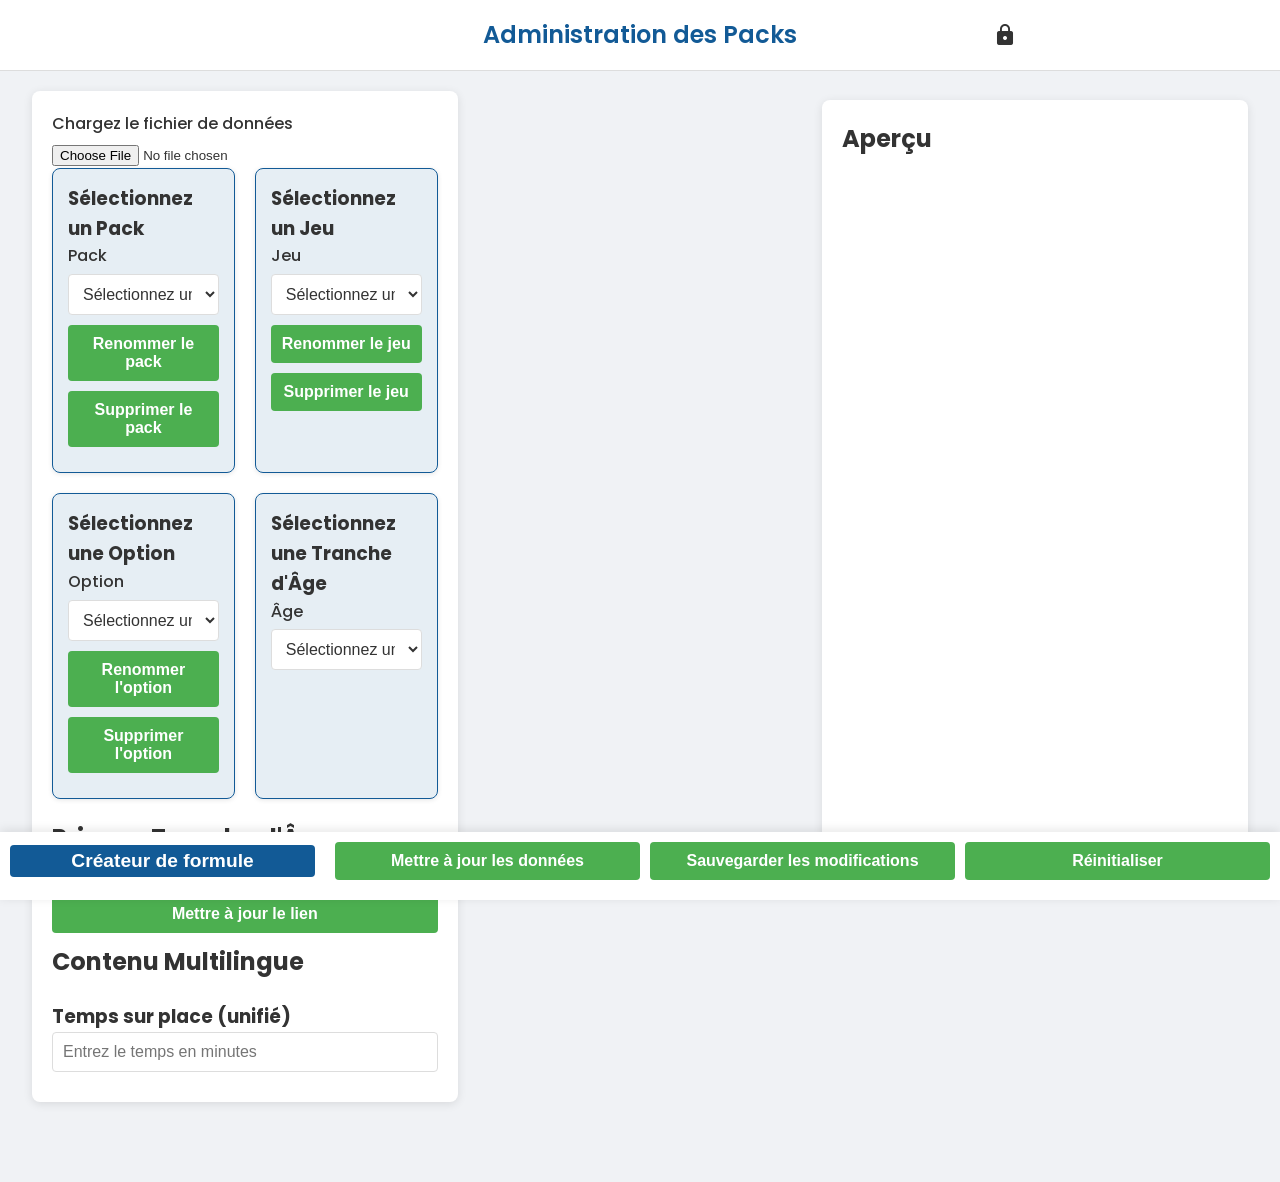
<file: index.html>
<!DOCTYPE html>
<html lang="fr">
<head>
    <meta charset="UTF-8">
    <meta name="viewport" content="width=device-width, initial-scale=1.0">
    <title>Administration des Packs</title>
    <!-- Lien vers votre fichier CSS -->
    <link href="admin-styles.css" rel="stylesheet">
    <!-- Lien vers les icônes Material Icons -->
    <link href="https://fonts.googleapis.com/icon?family=Material+Icons" rel="stylesheet">
    <!-- Lien vers la police Poppins -->
    <link href="https://fonts.googleapis.com/css2?family=Poppins&display=swap" rel="stylesheet">
</head>
<body>
    <!-- En-tête -->
    <header>
        <div class="header-left"></div>
        <h1>Administration des Packs</h1>
        <div class="header-icons">
            <span aria-label="Verrouiller l'administration" class="material-icons" id="lockIcon" role="button" tabindex="0">lock</span>
            <span aria-label="Basculer le mode sombre" class="material-icons" id="darkModeToggle" role="button" tabindex="0">dark_mode</span>
        </div>
    </header>

    <!-- Contenu principal -->
    <main>
        <div class="container">
            <!-- Colonne de gauche -->
            <div class="left-column">
                <!-- Section de chargement du fichier -->
                <section id="fileLoader">
                    <label for="fileInput">Chargez le fichier de données</label>
                    <input id="fileInput" type="file" accept=".js" aria-describedby="fileHelp">
                    <p id="fileHelp"></p>
                </section>

                <!-- Grille de sélection -->
                <div class="selection-grid">
                    <!-- Sélection du Pack -->
                    <div class="selection-box">
                        <h3>Sélectionnez un Pack</h3>
                        <label for="packSelect">Pack</label>
                        <select id="packSelect">
                            <option value="">Sélectionnez un pack</option>
                        </select>
                        <button id="renamePackButton">Renommer le pack</button>
                        <button id="deletePackButton">Supprimer le pack</button>
                    </div>

                    <!-- Sélection du Jeu -->
                    <div class="selection-box">
                        <h3>Sélectionnez un Jeu</h3>
                        <label for="gameSelect">Jeu</label>
                        <select id="gameSelect">
                            <option value="">Sélectionnez un jeu</option>
                        </select>
                        <button id="renameGameButton">Renommer le jeu</button>
                        <button id="deleteGameButton">Supprimer le jeu</button>
                    </div>

                    <!-- Sélection de l'Option -->
                    <div class="selection-box">
                        <h3>Sélectionnez une Option</h3>
                        <label for="optionSelect">Option</label>
                        <select id="optionSelect">
                            <option value="">Sélectionnez une option</option>
                        </select>
                        <button id="renameOptionButton">Renommer l'option</button>
                        <button id="deleteOptionButton">Supprimer l'option</button>
                    </div>

                    <!-- Sélection de la Tranche d'Âge -->
                    <div class="selection-box">
                        <h3>Sélectionnez une Tranche d'Âge</h3>
                        <label for="ageSelect">Âge</label>
                        <select id="ageSelect">
                            <option value="">Sélectionnez une tranche d'âge</option>
                        </select>
                    </div>
                </div>

                <!-- Section des Prix -->
                <section id="priceSection">
                    <h2>Prix par Tranche d'Âge</h2>
                    <div id="priceContainer"></div>
                </section>

                <!-- Section des Liens de Réservation -->
                <section id="linkSection">
                    <h2>Lien de Réservation</h2>
                    <div id="linkInputContainer"></div>
                    <button id="updateLinkButton">Mettre à jour le lien</button>
                </section>

                <!-- Section du Contenu Multilingue -->
                <section id="languageSection">
                    <h2>Contenu Multilingue</h2>
                    <div class="language-tabs"></div>

                    <h3>Temps sur place (unifié)</h3>
                    <input id="timeOnSiteValue" type="number" min="1" placeholder="Entrez le temps en minutes">

                    <div id="languageContentsContainer">
                        <!-- Les contenus multilingues seront générés dynamiquement -->
                    </div>
                </section>
            </div>

            <!-- Colonne centrale (création de nouvelles formules) -->
            <div class="center-column hidden" id="centerColumn">
                <section id="creationTools">
                    <!-- Création de nouvelles formules -->
                    <section id="newPackCreation">
                        <h2>Création de nouvelles formules</h2>
                        <label for="nouveauPack">Nom du nouveau pack</label>
                        <input type="text" id="nouveauPack" placeholder="Nom du nouveau pack">

                        <h3>Sélectionnez les tranches d'âge</h3>
                        <div id="agesCheckboxes">
                            <label><input type="checkbox" value="7-12"> 7-12</label>
                            <label><input type="checkbox" value="13-18+étudiant"> 13-18 + étudiant</label>
                            <label><input type="checkbox" value="+18"> +18</label>
                            <label><input type="checkbox" value="sans âge"> Sans âge</label>
                        </div>

                        <!-- Section des jeux existants -->
                        <h3 id="toggleJeuxExistantsHeader" style="cursor: pointer;">
                            <span class="material-icons" id="toggleJeuxExistantsIcon">expand_less</span>
                            Sélectionnez des jeux existants à associer :
                        </h3>
                        <div id="jeuxExistantsContainer">
                            <!-- Les jeux seront insérés ici dynamiquement -->
                        </div>

                        <button id="creerNouveauPackButton">Créer nouveau pack</button>
                    </section>

                    <!-- Ajout de jeu ou option à un pack existant -->
                    <section id="newGameOption">
                        <h3>Ajout de jeu ou option à un pack existant</h3>
                        <label for="packExistantSelect">Pack existant</label>
                        <select id="packExistantSelect">
                            <option value="">Sélectionnez un pack</option>
                        </select>

                        <label for="jeuExistantSelect">Jeu existant</label>
                        <select id="jeuExistantSelect">
                            <option value="">Sélectionnez un jeu</option>
                        </select>

                        <label for="nouveauJeuInput">Ou entrez le nom d'un nouveau jeu :</label>
                        <input type="text" id="nouveauJeuInput" placeholder="Nom du nouveau jeu">

                        <label for="nouvelleOptionInput">Nom de la nouvelle option</label>
                        <input type="text" id="nouvelleOptionInput" placeholder="Nom de la nouvelle option">

                        <button id="ajouterJeuOptionButton">Ajouter jeu/option</button>
                    </section>

                    <!-- Gestion des langues -->
                    <section id="languageManagement">
                        <h3>Ajouter une nouvelle langue</h3>
                        <label for="newLanguageCode">Code de la langue</label>
                        <input type="text" id="newLanguageCode" placeholder="Code de la langue (e.g., 'es')">
                        <button id="addLanguageButton">Ajouter la langue</button>
                    </section>
                </section>
            </div>

            <!-- Colonne de droite (aperçu) -->
            <div class="right-column">
                <section id="previewPanel">
                    <h2>Aperçu</h2>
                    <div id="previewCard" style="display: none;">
                        <h3 id="previewTitle">Titre du Pack</h3>
                        <p id="previewAges">Tranches d'âge : Non défini</p>
                        <p id="previewTime">⏱️ Temps sur place : Non défini</p>
                        <p id="previewPrice">Prix</p>
                        <h4>Inclus</h4>
                        <ul id="previewInclus"></ul>
                        <h4>Options supplémentaires</h4>
                        <ul id="previewOptions"></ul>
                        <p id="previewWarningMessage"></p>
                    </div>
                </section>
            </div>
        </div>
    </main>

    <!-- Pied de page avec les boutons d'action -->
    <footer id="actionButtons">
        <button id="toggleCenterColumn" class="small-button" aria-expanded="false" aria-controls="centerColumn">
            Créateur de formule
        </button>
        <button id="updateDataButton">Mettre à jour les données</button>
        <button id="saveDataButton" data-action="save">Sauvegarder les modifications</button>
        <button id="resetButton">Réinitialiser</button>
    </footer>

    <!-- Inclusion des scripts JavaScript -->
    <script defer src="dark_mode.js"></script>
    <script defer src="admin-script.js"></script>
</body>
</html>
</file>
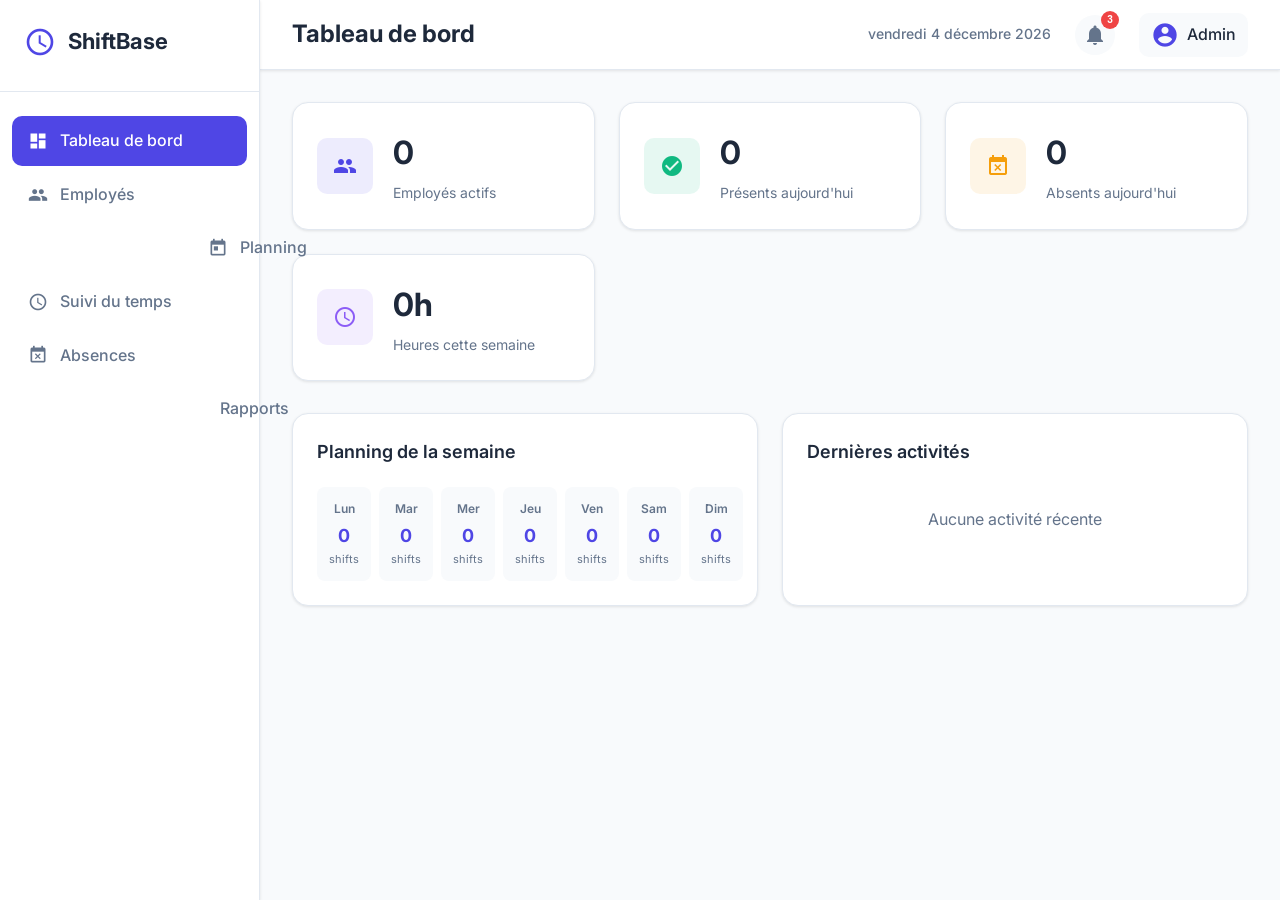
<file: shiftbase.html>
<!DOCTYPE html>
<html lang="fr">
<head>
    <meta charset="UTF-8">
    <meta name="viewport" content="width=device-width, initial-scale=1.0">
    <title>ShiftBase - Gestion du Personnel</title>
    <link rel="stylesheet" href="shiftbase-styles.css">
    <link href="https://fonts.googleapis.com/icon?family=Material+Icons" rel="stylesheet">
    <link href="https://fonts.googleapis.com/css2?family=Inter:wght@300;400;500;600;700&display=swap" rel="stylesheet">
</head>
<body>
    <!-- Sidebar Navigation -->
    <aside class="sidebar">
        <div class="logo">
            <span class="material-icons">schedule</span>
            <h2>ShiftBase</h2>
        </div>
        <nav class="nav-menu">
            <a href="#" class="nav-item active" data-page="dashboard">
                <span class="material-icons">dashboard</span>
                <span>Tableau de bord</span>
            </a>
            <a href="#" class="nav-item" data-page="employees">
                <span class="material-icons">people</span>
                <span>Employés</span>
            </a>
            <a href="#" class="nav-item" data-page="schedule">
                <span class="material-icons">calendar_today</span>
                <span>Planning</span>
            </a>
            <a href="#" class="nav-item" data-page="timetracking">
                <span class="material-icons">access_time</span>
                <span>Suivi du temps</span>
            </a>
            <a href="#" class="nav-item" data-page="absences">
                <span class="material-icons">event_busy</span>
                <span>Absences</span>
            </a>
            <a href="#" class="nav-item" data-page="reports">
                <span class="material-icons">analytics</span>
                <span>Rapports</span>
            </a>
        </nav>
    </aside>

    <!-- Main Content -->
    <main class="main-content">
        <!-- Header -->
        <header class="header">
            <div class="header-left">
                <h1 id="pageTitle">Tableau de bord</h1>
            </div>
            <div class="header-right">
                <div class="current-date" id="currentDate"></div>
                <button class="icon-btn" id="notificationBtn">
                    <span class="material-icons">notifications</span>
                    <span class="badge">3</span>
                </button>
                <div class="user-profile">
                    <span class="material-icons">account_circle</span>
                    <span>Admin</span>
                </div>
            </div>
        </header>

        <!-- Dashboard Page -->
        <div class="page-content" id="dashboardPage">
            <div class="stats-grid">
                <div class="stat-card">
                    <div class="stat-icon blue">
                        <span class="material-icons">people</span>
                    </div>
                    <div class="stat-info">
                        <h3 id="totalEmployees">0</h3>
                        <p>Employés actifs</p>
                    </div>
                </div>
                <div class="stat-card">
                    <div class="stat-icon green">
                        <span class="material-icons">check_circle</span>
                    </div>
                    <div class="stat-info">
                        <h3 id="presentToday">0</h3>
                        <p>Présents aujourd'hui</p>
                    </div>
                </div>
                <div class="stat-card">
                    <div class="stat-icon orange">
                        <span class="material-icons">event_busy</span>
                    </div>
                    <div class="stat-info">
                        <h3 id="absentToday">0</h3>
                        <p>Absents aujourd'hui</p>
                    </div>
                </div>
                <div class="stat-card">
                    <div class="stat-icon purple">
                        <span class="material-icons">schedule</span>
                    </div>
                    <div class="stat-info">
                        <h3 id="totalHours">0h</h3>
                        <p>Heures cette semaine</p>
                    </div>
                </div>
            </div>

            <div class="dashboard-grid">
                <div class="dashboard-card">
                    <h3>Planning de la semaine</h3>
                    <div id="weekSchedulePreview"></div>
                </div>
                <div class="dashboard-card">
                    <h3>Dernières activités</h3>
                    <div id="recentActivity"></div>
                </div>
            </div>
        </div>

        <!-- Employees Page -->
        <div class="page-content hidden" id="employeesPage">
            <div class="page-header">
                <button class="btn-primary" id="addEmployeeBtn">
                    <span class="material-icons">add</span>
                    Ajouter un employé
                </button>
                <div class="search-box">
                    <span class="material-icons">search</span>
                    <input type="text" id="searchEmployee" placeholder="Rechercher un employé...">
                </div>
            </div>

            <div class="table-container">
                <table class="data-table">
                    <thead>
                        <tr>
                            <th>Nom</th>
                            <th>Poste</th>
                            <th>Email</th>
                            <th>Téléphone</th>
                            <th>Statut</th>
                            <th>Actions</th>
                        </tr>
                    </thead>
                    <tbody id="employeesTableBody">
                        <!-- Employee rows will be inserted here -->
                    </tbody>
                </table>
            </div>
        </div>

        <!-- Schedule Page -->
        <div class="page-content hidden" id="schedulePage">
            <div class="page-header">
                <div class="week-navigation">
                    <button class="icon-btn" id="prevWeek">
                        <span class="material-icons">chevron_left</span>
                    </button>
                    <span id="currentWeek">Semaine du 13 Nov 2025</span>
                    <button class="icon-btn" id="nextWeek">
                        <span class="material-icons">chevron_right</span>
                    </button>
                </div>
                <button class="btn-primary" id="addShiftBtn">
                    <span class="material-icons">add</span>
                    Ajouter un shift
                </button>
            </div>

            <div class="schedule-grid" id="scheduleGrid">
                <!-- Schedule will be generated here -->
            </div>
        </div>

        <!-- Time Tracking Page -->
        <div class="page-content hidden" id="timetrackingPage">
            <div class="time-clock">
                <div class="clock-display">
                    <h2 id="currentTime">00:00:00</h2>
                    <p id="clockDate"></p>
                </div>
                <div class="clock-actions">
                    <button class="btn-success" id="clockInBtn">
                        <span class="material-icons">login</span>
                        Pointer l'arrivée
                    </button>
                    <button class="btn-danger" id="clockOutBtn" disabled>
                        <span class="material-icons">logout</span>
                        Pointer la sortie
                    </button>
                </div>
            </div>

            <div class="timesheet-container">
                <h3>Relevé d'heures de la semaine</h3>
                <div class="table-container">
                    <table class="data-table">
                        <thead>
                            <tr>
                                <th>Employé</th>
                                <th>Date</th>
                                <th>Arrivée</th>
                                <th>Sortie</th>
                                <th>Heures travaillées</th>
                                <th>Statut</th>
                            </tr>
                        </thead>
                        <tbody id="timesheetTableBody">
                            <!-- Timesheet rows will be inserted here -->
                        </tbody>
                    </table>
                </div>
            </div>
        </div>

        <!-- Absences Page -->
        <div class="page-content hidden" id="absencesPage">
            <div class="page-header">
                <button class="btn-primary" id="requestAbsenceBtn">
                    <span class="material-icons">add</span>
                    Demander une absence
                </button>
                <div class="filter-tabs">
                    <button class="filter-tab active" data-filter="all">Toutes</button>
                    <button class="filter-tab" data-filter="pending">En attente</button>
                    <button class="filter-tab" data-filter="approved">Approuvées</button>
                    <button class="filter-tab" data-filter="rejected">Refusées</button>
                </div>
            </div>

            <div class="table-container">
                <table class="data-table">
                    <thead>
                        <tr>
                            <th>Employé</th>
                            <th>Type</th>
                            <th>Du</th>
                            <th>Au</th>
                            <th>Durée</th>
                            <th>Statut</th>
                            <th>Actions</th>
                        </tr>
                    </thead>
                    <tbody id="absencesTableBody">
                        <!-- Absence rows will be inserted here -->
                    </tbody>
                </table>
            </div>
        </div>

        <!-- Reports Page -->
        <div class="page-content hidden" id="reportsPage">
            <div class="reports-grid">
                <div class="report-card">
                    <h3>Heures par employé</h3>
                    <div class="chart-container" id="employeeHoursChart"></div>
                </div>
                <div class="report-card">
                    <h3>Taux de présence</h3>
                    <div class="chart-container" id="attendanceChart"></div>
                </div>
                <div class="report-card">
                    <h3>Coûts de personnel</h3>
                    <div class="chart-container" id="costChart"></div>
                </div>
            </div>

            <div class="export-section">
                <h3>Exporter les rapports</h3>
                <button class="btn-secondary">
                    <span class="material-icons">file_download</span>
                    Exporter en PDF
                </button>
                <button class="btn-secondary">
                    <span class="material-icons">table_chart</span>
                    Exporter en Excel
                </button>
            </div>
        </div>
    </main>

    <!-- Modal for Adding Employee -->
    <div class="modal hidden" id="employeeModal">
        <div class="modal-content">
            <div class="modal-header">
                <h2 id="modalTitle">Ajouter un employé</h2>
                <button class="close-modal" id="closeEmployeeModal">
                    <span class="material-icons">close</span>
                </button>
            </div>
            <form id="employeeForm">
                <div class="form-row">
                    <div class="form-group">
                        <label for="firstName">Prénom *</label>
                        <input type="text" id="firstName" required>
                    </div>
                    <div class="form-group">
                        <label for="lastName">Nom *</label>
                        <input type="text" id="lastName" required>
                    </div>
                </div>
                <div class="form-row">
                    <div class="form-group">
                        <label for="email">Email *</label>
                        <input type="email" id="email" required>
                    </div>
                    <div class="form-group">
                        <label for="phone">Téléphone</label>
                        <input type="tel" id="phone">
                    </div>
                </div>
                <div class="form-row">
                    <div class="form-group">
                        <label for="position">Poste *</label>
                        <input type="text" id="position" required>
                    </div>
                    <div class="form-group">
                        <label for="department">Département</label>
                        <select id="department">
                            <option value="operations">Opérations</option>
                            <option value="sales">Ventes</option>
                            <option value="support">Support</option>
                            <option value="management">Management</option>
                        </select>
                    </div>
                </div>
                <div class="form-row">
                    <div class="form-group">
                        <label for="hourlyRate">Taux horaire (€)</label>
                        <input type="number" id="hourlyRate" step="0.01" min="0">
                    </div>
                    <div class="form-group">
                        <label for="status">Statut</label>
                        <select id="status">
                            <option value="active">Actif</option>
                            <option value="inactive">Inactif</option>
                        </select>
                    </div>
                </div>
                <div class="modal-footer">
                    <button type="button" class="btn-secondary" id="cancelEmployeeBtn">Annuler</button>
                    <button type="submit" class="btn-primary">Enregistrer</button>
                </div>
            </form>
        </div>
    </div>

    <!-- Modal for Adding Shift -->
    <div class="modal hidden" id="shiftModal">
        <div class="modal-content">
            <div class="modal-header">
                <h2>Ajouter un shift</h2>
                <button class="close-modal" id="closeShiftModal">
                    <span class="material-icons">close</span>
                </button>
            </div>
            <form id="shiftForm">
                <div class="form-group">
                    <label for="shiftEmployee">Employé *</label>
                    <select id="shiftEmployee" required>
                        <option value="">Sélectionner un employé</option>
                    </select>
                </div>
                <div class="form-group">
                    <label for="shiftDate">Date *</label>
                    <input type="date" id="shiftDate" required>
                </div>
                <div class="form-row">
                    <div class="form-group">
                        <label for="shiftStart">Heure de début *</label>
                        <input type="time" id="shiftStart" required>
                    </div>
                    <div class="form-group">
                        <label for="shiftEnd">Heure de fin *</label>
                        <input type="time" id="shiftEnd" required>
                    </div>
                </div>
                <div class="form-group">
                    <label for="shiftNote">Note</label>
                    <textarea id="shiftNote" rows="3"></textarea>
                </div>
                <div class="modal-footer">
                    <button type="button" class="btn-secondary" id="cancelShiftBtn">Annuler</button>
                    <button type="submit" class="btn-primary">Enregistrer</button>
                </div>
            </form>
        </div>
    </div>

    <!-- Modal for Absence Request -->
    <div class="modal hidden" id="absenceModal">
        <div class="modal-content">
            <div class="modal-header">
                <h2>Demande d'absence</h2>
                <button class="close-modal" id="closeAbsenceModal">
                    <span class="material-icons">close</span>
                </button>
            </div>
            <form id="absenceForm">
                <div class="form-group">
                    <label for="absenceEmployee">Employé *</label>
                    <select id="absenceEmployee" required>
                        <option value="">Sélectionner un employé</option>
                    </select>
                </div>
                <div class="form-group">
                    <label for="absenceType">Type d'absence *</label>
                    <select id="absenceType" required>
                        <option value="vacation">Congés payés</option>
                        <option value="sick">Maladie</option>
                        <option value="personal">Congé personnel</option>
                        <option value="unpaid">Sans solde</option>
                    </select>
                </div>
                <div class="form-row">
                    <div class="form-group">
                        <label for="absenceStart">Date de début *</label>
                        <input type="date" id="absenceStart" required>
                    </div>
                    <div class="form-group">
                        <label for="absenceEnd">Date de fin *</label>
                        <input type="date" id="absenceEnd" required>
                    </div>
                </div>
                <div class="form-group">
                    <label for="absenceReason">Raison</label>
                    <textarea id="absenceReason" rows="3"></textarea>
                </div>
                <div class="modal-footer">
                    <button type="button" class="btn-secondary" id="cancelAbsenceBtn">Annuler</button>
                    <button type="submit" class="btn-primary">Soumettre</button>
                </div>
            </form>
        </div>
    </div>

    <script src="shiftbase-app.js"></script>
</body>
</html>
</file>
<file: admin-styles.css>
:root {
  --primary-color: #125A96;
  --secondary-color: #4CAF50;
  --background-color: #f0f2f5;
  --card-background: #ffffff;
  --text-color: #333;
  --border-color: #ddd;
  --dark-background-color: #1a1a1a;
  --dark-card-background: #2c2c2c;
  --dark-text-color: #f0f0f0;
  --dark-border-color: #444;
  --reserve-button-color: #ffa500;
  --primary-color-rgb: 18, 90, 150;
}

* {
  box-sizing: border-box;
  margin: 0;
  padding: 0;
}

body {
  font-family: 'Poppins', sans-serif;
  background-color: var(--background-color);
  color: var(--text-color);
  line-height: 1.6;
  font-size: 16px;
  padding-bottom: 60px;
}

/* Header */
header {
  display: flex;
  justify-content: space-between;
  align-items: center;
  padding: 1rem 2rem;
  background-color: var(--card-background);
  border-bottom: 1px solid var(--border-color);
  position: sticky;
  top: 0;
  z-index: 1000;
}

.header-left { flex: 1; }

header h1 {
  flex: 2;
  text-align: center;
  margin: 0;
  color: var(--primary-color);
  font-weight: 600;
  font-size: 1.5rem;
}

.header-icons {
  flex: 1;
  display: flex;
  justify-content: flex-end;
  align-items: center;
  gap: 15px;
}

#lockIcon, #darkModeToggle {
  font-size: 24px;
  cursor: pointer;
  user-select: none;
  transition: transform 0.3s;
}

#darkModeToggle:hover {
  transform: scale(1.1);
}

/* Main Layout */
main {
  padding: 20px 2rem;
}

.container {
  position: relative;
  display: flex;
  gap: 20px;
  width: 100%;
  justify-content: space-between;
  transition: all 0.3s ease;
}

/* Colonnes */
.left-column,
.center-column,
.right-column {
  background-color: var(--card-background);
  border-radius: 8px;
  padding: 20px;
  transition: all 0.3s ease;
}

.left-column {
  flex: 1 1 35%;
  max-width: 35%;
  min-height: 500px;
  box-shadow: 0 2px 10px rgba(0, 0, 0, 0.1);
}

.center-column {
  flex: 0 1 40%;
  width: 40%;
  box-shadow: 0 4px 20px rgba(0,0,0,.15);
  visibility: visible;
  opacity: 1;
}

.center-column.hidden {
  display: none;
  visibility: hidden;
  opacity: 0;
}

.right-column {
  flex: 1 1 35%;
  max-width: 35%;
  position: sticky;
  top: 100px;
  height: calc(100vh - 160px);
  overflow-y: auto;
  box-shadow: 0 2px 10px rgba(0, 0, 0, 0.1);
}

/* État quand la colonne centrale est visible */
.container.center-visible .center-column {
  display: block;
  visibility: visible;
  opacity: 1;
}

.container.center-visible .left-column,
.container.center-visible .right-column {
  flex: 1 1 25%;
  max-width: 25%;
}

/* Grille de sélection */
.selection-grid {
  display: grid;
  grid-template-columns: repeat(2, 1fr);
  gap: 20px;
  margin-bottom: 20px;
}

.selection-box {
  background-color: rgba(var(--primary-color-rgb), 0.1);
  padding: 15px;
  border-radius: 8px;
  border: 1px solid var(--primary-color);
  box-shadow: 0 1px 5px rgba(0, 0, 0, 0.1);
}

/* Formulaires */
label {
  display: block;
  margin-bottom: 5px;
  font-weight: 500;
}

input[type="text"],
input[type="number"],
input[type="url"],
select,
textarea,
button {
  width: 100%;
  padding: 10px;
  margin-bottom: 10px;
  border: 1px solid var(--border-color);
  border-radius: 4px;
  font-size: 1rem;
  background-color: var(--card-background);
  color: var(--text-color);
  transition: all 0.3s ease;
}

input[type="text"]:focus,
input[type="number"]:focus,
input[type="url"]:focus,
select:focus,
textarea:focus {
  border-color: var(--primary-color);
  box-shadow: 0 0 5px rgba(18, 90, 150, 0.3);
  outline: none;
}

button {
  background-color: var(--secondary-color);
  color: white;
  border: none;
  cursor: pointer;
  font-weight: 600;
}

button:hover {
  background-color: #45a049;
  transform: translateY(-2px);
  box-shadow: 0 4px 8px rgba(0,0,0,0.2);
}
/* Colonnes Inclus/Options */
.inclus-options-container {
  display: flex;
  gap: 30px;
  margin-top: 20px;
  align-items: flex-start;
}

.inclus-column, 
.options-column {
  flex: 1;
  min-width: 0;
  padding: 20px;
  background-color: var(--card-background);
  border-radius: 8px;
  display: flex;
  flex-direction: column;
  gap: 15px;
}

.inclus-column h3,
.options-column h3 {
  margin-bottom: 15px;
  padding-bottom: 10px;
  border-bottom: 2px solid var(--primary-color);
  color: var(--primary-color);
}

.inclus-column ul,
.options-column ul {
  list-style-type: none;
  padding: 0;
  margin: 0;
}

.inclus-column ul li,
.options-column ul li {
  display: flex;
  flex-direction: column;
  gap: 8px;
  margin-bottom: 15px;
  width: 100%;
}

.inclus-column ul li input,
.options-column ul li input {
  width: 100%;
  height: 40px;
  padding: 8px 12px;
}

.inclus-column ul li button,
.options-column ul li button {
  width: 100%;
  padding: 8px;
  background-color: #dc3545;
  color: white;
  border: none;
  border-radius: 4px;
  cursor: pointer;
  margin-top: 5px;
}

.inclus-column ul li button:hover,
.options-column ul li button:hover {
  background-color: #c82333;
}

/* Preview Card */
#previewCard {
  position: relative;
  border: 2px solid var(--secondary-color);
  border-radius: 8px;
  padding: 20px;
  background-color: var(--card-background);
  box-shadow: 0 2px 10px rgba(0, 0, 0, 0.1);
  margin: 0 auto;
}

#previewTitle {
  margin-top: 0;
  font-size: 1.5em;
  color: var(--primary-color);
}

#previewPrice {
  font-weight: 700;
  font-size: 1.2em;
  margin: 10px 0;
}

#previewInclus,
#previewOptions {
  padding-left: 20px;
  margin-bottom: 15px;
}

#previewInclus li,
#previewOptions li {
  list-style-type: none;
  margin-bottom: 5px;
}

#previewWarningMessage {
  background-color: #fff3cd;
  border: 1px solid #ffeeba;
  color: #856404;
  padding: 10px;
  border-radius: 5px;
  margin-top: 15px;
  font-size: 0.9em;
}

/* Language Tabs */
.language-tabs {
  display: flex;
  gap: 10px;
  margin-bottom: 20px;
}

.language-tab {
  padding: 10px 20px;
  background-color: var(--secondary-color);
  color: white;
  border: none;
  border-radius: 4px;
  cursor: pointer;
  transition: background-color 0.3s;
}

.language-tab:hover,
.language-tab.active {
  background-color: #45a049;
}

.language-content {
  display: none;
}

.language-content.active {
  display: block;
}

/* Footer Actions */
#actionButtons {
  position: fixed;
  bottom: 0;
  left: 0;
  right: 0;
  background-color: var(--card-background);
  padding: 10px;
  display: flex;
  justify-content: center;
  align-items: center;
  gap: 10px;
  box-shadow: 0 -2px 10px rgba(0, 0, 0, 0.1);
  z-index: 1000;
}

#toggleCenterColumn {
  background-color: var(--primary-color);
  color: white;
  font-size: 1.2em;
  padding: 5px 10px;
  border-radius: 4px;
  margin-right: 10px;
}

#toggleCenterColumn:hover {
  background-color: #0e4a7d;
}

/* Modal Styles */
.confirmation-modal,
.translation-modal {
  position: fixed;
  top: 0;
  left: 0;
  width: 100%;
  height: 100%;
  background-color: rgba(0, 0, 0, 0.5);
  display: flex;
  justify-content: center;
  align-items: center;
  z-index: 1000;
}

.confirmation-content,
.translation-content {
  background-color: white;
  padding: 20px;
  border-radius: 5px;
  text-align: center;
  max-width: 80%;
  max-height: 80%;
  overflow-y: auto;
}

/* Dark Mode */
.dark-mode {
  --background-color: var(--dark-background-color);
  --card-background: var(--dark-card-background);
  --text-color: var(--dark-text-color);
  --border-color: var(--dark-border-color);
}

/* Responsive */
@media (max-width: 1200px) {
  .container {
      flex-direction: column;
  }
  
  .left-column,
  .center-column,
  .right-column,
  .container.center-visible .left-column,
  .container.center-visible .right-column {
      flex-basis: 100%;
      max-width: 100%;
      position: relative;
      width: 100%;
  }

  .selection-grid {
      grid-template-columns: 1fr;
  }

  .inclus-options-container {
      flex-direction: column;
  }
  
  .inclus-column,
  .options-column {
      width: 100%;
      margin-bottom: 20px;
  }
}

@media (max-width: 768px) {
  .two-column-layout {
      flex-direction: column;
  }
  
  header {
      padding: 1rem;
  }
  
  main {
      padding: 10px 1rem;
  }
}
/* Style pour les tranches d'âge */
#agesCheckboxes {
  display: flex;
  align-items: center;
  gap: 20px;
  margin: 15px 0;
  flex-wrap: nowrap;
  background-color: var(--card-background);
  padding: 15px;
  border-radius: 8px;
  box-shadow: 0 1px 3px rgba(0,0,0,0.1);
}

#agesCheckboxes label {
  display: flex;
  align-items: center;
  gap: 5px;
  white-space: nowrap;
  margin: 0;
  padding: 0 15px;
  border-right: 1px solid var(--border-color);
}

#agesCheckboxes label:last-child {
  border-right: none;
}

/* Style pour la grille des jeux existants */
#jeuxExistantsContainer {
  display: grid;
  grid-template-columns: repeat(2, 1fr);
  gap: 20px;
  padding: 20px;
}


#jeuxExistantsContainer label {
  display: flex;
  align-items: center;
  gap: 8px;
  padding: 10px;
  background-color: var(--background-color);
  border: 1px solid var(--border-color);
  border-radius: 4px;
  margin: 0;
}

#jeuxExistantsContainer input[type="checkbox"] {
  margin: 0;
}

/* Style pour le titre de section des jeux */
#toggleJeuxExistantsHeader {
  background-color: var(--primary-color);
  color: white;
  padding: 10px 15px;
  border-radius: 4px;
  margin-top: 20px;
  display: flex;
  align-items: center;
  gap: 10px;
}

#toggleJeuxExistantsIcon {
  font-size: 20px;
}

/* Style pour chaque catégorie de jeu */
.game-category {
  border: 1px solid var(--border-color);
  border-radius: 8px;
  background-color: var(--card-background);
  padding: 15px;
  box-shadow: 0 2px 4px rgba(0,0,0,0.1);
}

/* Titre de la catégorie */
.game-category-title {
  font-weight: 600;
  color: var(--primary-color);
  padding-bottom: 10px;
  margin-bottom: 15px;
  border-bottom: 2px solid var(--primary-color);
}

/* Liste des options de jeu */
.game-options {
  display: flex;
  flex-direction: column;
  gap: 10px;
}

/* Style pour chaque option */
.game-option {
  display: flex;
  align-items: center;
  gap: 10px;
  padding: 8px 12px;
  background-color: var(--background-color);
  border-radius: 4px;
  transition: background-color 0.3s;
}

.game-option:hover {
  background-color: rgba(var(--primary-color-rgb), 0.1);
}

/* Style pour les combinaisons de jeux */
.game-combinations {
  grid-column: 1 / -1;
  border: 1px solid var(--border-color);
  border-radius: 8px;
  padding: 15px;
  background-color: var(--card-background);
  margin-top: 20px;
}

.game-combinations-title {
  color: var(--primary-color);
  font-weight: 600;
  margin-bottom: 15px;
  padding-bottom: 10px;
  border-bottom: 2px solid var(--primary-color);
}

/* Style pour les checkbox */
.game-option input[type="checkbox"] {
  width: 18px;
  height: 18px;
  margin: 0;
}
</file>
<file: shiftbase-styles.css>
/* Reset and Base Styles */
* {
    margin: 0;
    padding: 0;
    box-sizing: border-box;
}

:root {
    --primary-color: #4F46E5;
    --primary-hover: #4338CA;
    --secondary-color: #64748B;
    --success-color: #10B981;
    --danger-color: #EF4444;
    --warning-color: #F59E0B;
    --info-color: #3B82F6;
    --bg-primary: #F8FAFC;
    --bg-secondary: #FFFFFF;
    --text-primary: #1E293B;
    --text-secondary: #64748B;
    --border-color: #E2E8F0;
    --sidebar-width: 260px;
    --header-height: 70px;
    --shadow-sm: 0 1px 3px rgba(0, 0, 0, 0.1);
    --shadow-md: 0 4px 6px rgba(0, 0, 0, 0.1);
    --shadow-lg: 0 10px 15px rgba(0, 0, 0, 0.1);
    --radius-sm: 6px;
    --radius-md: 10px;
    --radius-lg: 16px;
}

body {
    font-family: 'Inter', -apple-system, BlinkMacSystemFont, 'Segoe UI', sans-serif;
    background: var(--bg-primary);
    color: var(--text-primary);
    line-height: 1.6;
    overflow-x: hidden;
}

.hidden {
    display: none !important;
}

/* Sidebar */
.sidebar {
    position: fixed;
    left: 0;
    top: 0;
    width: var(--sidebar-width);
    height: 100vh;
    background: var(--bg-secondary);
    border-right: 1px solid var(--border-color);
    padding: 24px 0;
    z-index: 100;
    box-shadow: var(--shadow-sm);
}

.logo {
    display: flex;
    align-items: center;
    gap: 12px;
    padding: 0 24px 32px;
    border-bottom: 1px solid var(--border-color);
    margin-bottom: 24px;
}

.logo .material-icons {
    font-size: 32px;
    color: var(--primary-color);
}

.logo h2 {
    font-size: 22px;
    font-weight: 700;
    color: var(--text-primary);
}

.nav-menu {
    display: flex;
    flex-direction: column;
    gap: 4px;
    padding: 0 12px;
}

.nav-item {
    display: flex;
    align-items: center;
    gap: 12px;
    padding: 12px 16px;
    border-radius: var(--radius-md);
    color: var(--text-secondary);
    text-decoration: none;
    transition: all 0.2s ease;
    font-weight: 500;
}

.nav-item:hover {
    background: var(--bg-primary);
    color: var(--text-primary);
}

.nav-item.active {
    background: var(--primary-color);
    color: white;
}

.nav-item .material-icons {
    font-size: 20px;
}

/* Main Content */
.main-content {
    margin-left: var(--sidebar-width);
    min-height: 100vh;
    padding: 0;
}

/* Header */
.header {
    position: sticky;
    top: 0;
    height: var(--header-height);
    background: var(--bg-secondary);
    border-bottom: 1px solid var(--border-color);
    display: flex;
    align-items: center;
    justify-content: space-between;
    padding: 0 32px;
    z-index: 50;
    box-shadow: var(--shadow-sm);
}

.header-left h1 {
    font-size: 24px;
    font-weight: 700;
    color: var(--text-primary);
}

.header-right {
    display: flex;
    align-items: center;
    gap: 24px;
}

.current-date {
    font-size: 14px;
    color: var(--text-secondary);
    font-weight: 500;
}

.icon-btn {
    position: relative;
    width: 40px;
    height: 40px;
    border-radius: 50%;
    border: none;
    background: var(--bg-primary);
    color: var(--text-secondary);
    cursor: pointer;
    display: flex;
    align-items: center;
    justify-content: center;
    transition: all 0.2s ease;
}

.icon-btn:hover {
    background: var(--border-color);
}

.icon-btn .badge {
    position: absolute;
    top: -4px;
    right: -4px;
    background: var(--danger-color);
    color: white;
    font-size: 10px;
    font-weight: 600;
    width: 18px;
    height: 18px;
    border-radius: 50%;
    display: flex;
    align-items: center;
    justify-content: center;
}

.user-profile {
    display: flex;
    align-items: center;
    gap: 8px;
    padding: 8px 12px;
    border-radius: var(--radius-md);
    background: var(--bg-primary);
    cursor: pointer;
    transition: all 0.2s ease;
}

.user-profile:hover {
    background: var(--border-color);
}

.user-profile span:first-child {
    color: var(--primary-color);
    font-size: 28px;
}

.user-profile span:last-child {
    font-weight: 500;
    color: var(--text-primary);
}

/* Page Content */
.page-content {
    padding: 32px;
    max-width: 1600px;
}

/* Stats Grid */
.stats-grid {
    display: grid;
    grid-template-columns: repeat(auto-fit, minmax(250px, 1fr));
    gap: 24px;
    margin-bottom: 32px;
}

.stat-card {
    background: var(--bg-secondary);
    border-radius: var(--radius-lg);
    padding: 24px;
    display: flex;
    align-items: center;
    gap: 20px;
    box-shadow: var(--shadow-sm);
    border: 1px solid var(--border-color);
    transition: all 0.3s ease;
}

.stat-card:hover {
    box-shadow: var(--shadow-md);
    transform: translateY(-2px);
}

.stat-icon {
    width: 56px;
    height: 56px;
    border-radius: var(--radius-md);
    display: flex;
    align-items: center;
    justify-content: center;
    font-size: 28px;
}

.stat-icon.blue {
    background: rgba(79, 70, 229, 0.1);
    color: var(--primary-color);
}

.stat-icon.green {
    background: rgba(16, 185, 129, 0.1);
    color: var(--success-color);
}

.stat-icon.orange {
    background: rgba(245, 158, 11, 0.1);
    color: var(--warning-color);
}

.stat-icon.purple {
    background: rgba(139, 92, 246, 0.1);
    color: #8B5CF6;
}

.stat-info h3 {
    font-size: 32px;
    font-weight: 700;
    color: var(--text-primary);
    margin-bottom: 4px;
}

.stat-info p {
    font-size: 14px;
    color: var(--text-secondary);
}

/* Dashboard Grid */
.dashboard-grid {
    display: grid;
    grid-template-columns: repeat(auto-fit, minmax(400px, 1fr));
    gap: 24px;
}

.dashboard-card {
    background: var(--bg-secondary);
    border-radius: var(--radius-lg);
    padding: 24px;
    box-shadow: var(--shadow-sm);
    border: 1px solid var(--border-color);
}

.dashboard-card h3 {
    font-size: 18px;
    font-weight: 600;
    margin-bottom: 20px;
    color: var(--text-primary);
}

/* Buttons */
.btn-primary, .btn-secondary, .btn-success, .btn-danger {
    padding: 12px 24px;
    border-radius: var(--radius-md);
    border: none;
    font-size: 14px;
    font-weight: 600;
    cursor: pointer;
    display: inline-flex;
    align-items: center;
    gap: 8px;
    transition: all 0.2s ease;
}

.btn-primary {
    background: var(--primary-color);
    color: white;
}

.btn-primary:hover {
    background: var(--primary-hover);
    box-shadow: var(--shadow-md);
}

.btn-secondary {
    background: var(--bg-primary);
    color: var(--text-primary);
    border: 1px solid var(--border-color);
}

.btn-secondary:hover {
    background: var(--border-color);
}

.btn-success {
    background: var(--success-color);
    color: white;
}

.btn-success:hover {
    background: #059669;
    box-shadow: var(--shadow-md);
}

.btn-danger {
    background: var(--danger-color);
    color: white;
}

.btn-danger:hover {
    background: #DC2626;
    box-shadow: var(--shadow-md);
}

.btn-danger:disabled,
.btn-success:disabled {
    opacity: 0.5;
    cursor: not-allowed;
}

/* Page Header */
.page-header {
    display: flex;
    justify-content: space-between;
    align-items: center;
    margin-bottom: 24px;
    flex-wrap: wrap;
    gap: 16px;
}

.search-box {
    display: flex;
    align-items: center;
    gap: 8px;
    background: var(--bg-secondary);
    border: 1px solid var(--border-color);
    border-radius: var(--radius-md);
    padding: 10px 16px;
    min-width: 300px;
}

.search-box .material-icons {
    color: var(--text-secondary);
    font-size: 20px;
}

.search-box input {
    border: none;
    outline: none;
    background: transparent;
    font-size: 14px;
    flex: 1;
}

/* Table */
.table-container {
    background: var(--bg-secondary);
    border-radius: var(--radius-lg);
    overflow: hidden;
    box-shadow: var(--shadow-sm);
    border: 1px solid var(--border-color);
}

.data-table {
    width: 100%;
    border-collapse: collapse;
}

.data-table thead {
    background: var(--bg-primary);
}

.data-table th {
    text-align: left;
    padding: 16px;
    font-weight: 600;
    font-size: 13px;
    color: var(--text-secondary);
    text-transform: uppercase;
    letter-spacing: 0.5px;
}

.data-table td {
    padding: 16px;
    border-top: 1px solid var(--border-color);
    font-size: 14px;
    color: var(--text-primary);
}

.data-table tbody tr {
    transition: background 0.2s ease;
}

.data-table tbody tr:hover {
    background: var(--bg-primary);
}

.status-badge {
    display: inline-flex;
    align-items: center;
    padding: 4px 12px;
    border-radius: 20px;
    font-size: 12px;
    font-weight: 600;
}

.status-badge.active {
    background: rgba(16, 185, 129, 0.1);
    color: var(--success-color);
}

.status-badge.inactive {
    background: rgba(100, 116, 139, 0.1);
    color: var(--text-secondary);
}

.status-badge.pending {
    background: rgba(245, 158, 11, 0.1);
    color: var(--warning-color);
}

.status-badge.approved {
    background: rgba(16, 185, 129, 0.1);
    color: var(--success-color);
}

.status-badge.rejected {
    background: rgba(239, 68, 68, 0.1);
    color: var(--danger-color);
}

.action-buttons {
    display: flex;
    gap: 8px;
}

.action-btn {
    width: 32px;
    height: 32px;
    border-radius: var(--radius-sm);
    border: 1px solid var(--border-color);
    background: var(--bg-primary);
    color: var(--text-secondary);
    cursor: pointer;
    display: flex;
    align-items: center;
    justify-content: center;
    transition: all 0.2s ease;
}

.action-btn:hover {
    background: var(--primary-color);
    color: white;
    border-color: var(--primary-color);
}

.action-btn.delete:hover {
    background: var(--danger-color);
    border-color: var(--danger-color);
}

/* Schedule Grid */
.week-navigation {
    display: flex;
    align-items: center;
    gap: 16px;
}

.week-navigation span {
    font-size: 16px;
    font-weight: 600;
    color: var(--text-primary);
    min-width: 200px;
    text-align: center;
}

.schedule-grid {
    background: var(--bg-secondary);
    border-radius: var(--radius-lg);
    padding: 24px;
    overflow-x: auto;
    box-shadow: var(--shadow-sm);
    border: 1px solid var(--border-color);
}

.schedule-table {
    width: 100%;
    min-width: 900px;
    border-collapse: separate;
    border-spacing: 0;
}

.schedule-table th {
    padding: 12px;
    text-align: center;
    font-weight: 600;
    color: var(--text-secondary);
    border-bottom: 2px solid var(--border-color);
}

.schedule-table td {
    padding: 8px;
    border: 1px solid var(--border-color);
    min-height: 80px;
    vertical-align: top;
}

.shift-block {
    background: linear-gradient(135deg, var(--primary-color), var(--primary-hover));
    color: white;
    padding: 8px;
    border-radius: var(--radius-sm);
    font-size: 12px;
    margin: 4px;
    cursor: pointer;
    transition: transform 0.2s ease;
}

.shift-block:hover {
    transform: scale(1.02);
    box-shadow: var(--shadow-md);
}

.shift-block .employee-name {
    font-weight: 600;
    margin-bottom: 4px;
}

.shift-block .time {
    opacity: 0.9;
}

/* Time Clock */
.time-clock {
    background: linear-gradient(135deg, var(--primary-color), var(--primary-hover));
    border-radius: var(--radius-lg);
    padding: 48px;
    text-align: center;
    color: white;
    margin-bottom: 32px;
    box-shadow: var(--shadow-lg);
}

.clock-display h2 {
    font-size: 56px;
    font-weight: 700;
    margin-bottom: 8px;
    letter-spacing: 2px;
}

.clock-display p {
    font-size: 18px;
    opacity: 0.9;
    margin-bottom: 32px;
}

.clock-actions {
    display: flex;
    gap: 16px;
    justify-content: center;
}

.clock-actions button {
    min-width: 180px;
}

.timesheet-container {
    background: var(--bg-secondary);
    border-radius: var(--radius-lg);
    padding: 24px;
    box-shadow: var(--shadow-sm);
    border: 1px solid var(--border-color);
}

.timesheet-container h3 {
    margin-bottom: 20px;
    font-size: 18px;
    font-weight: 600;
}

/* Filter Tabs */
.filter-tabs {
    display: flex;
    gap: 8px;
    background: var(--bg-primary);
    padding: 4px;
    border-radius: var(--radius-md);
}

.filter-tab {
    padding: 8px 16px;
    border-radius: var(--radius-sm);
    border: none;
    background: transparent;
    color: var(--text-secondary);
    font-weight: 500;
    cursor: pointer;
    transition: all 0.2s ease;
}

.filter-tab.active {
    background: var(--bg-secondary);
    color: var(--primary-color);
    box-shadow: var(--shadow-sm);
}

/* Reports */
.reports-grid {
    display: grid;
    grid-template-columns: repeat(auto-fit, minmax(350px, 1fr));
    gap: 24px;
    margin-bottom: 32px;
}

.report-card {
    background: var(--bg-secondary);
    border-radius: var(--radius-lg);
    padding: 24px;
    box-shadow: var(--shadow-sm);
    border: 1px solid var(--border-color);
}

.report-card h3 {
    font-size: 18px;
    font-weight: 600;
    margin-bottom: 20px;
}

.chart-container {
    height: 250px;
    display: flex;
    align-items: center;
    justify-content: center;
    color: var(--text-secondary);
    border: 2px dashed var(--border-color);
    border-radius: var(--radius-md);
}

.export-section {
    background: var(--bg-secondary);
    border-radius: var(--radius-lg);
    padding: 24px;
    box-shadow: var(--shadow-sm);
    border: 1px solid var(--border-color);
}

.export-section h3 {
    margin-bottom: 16px;
    font-size: 18px;
    font-weight: 600;
}

.export-section button {
    margin-right: 12px;
}

/* Modal */
.modal {
    position: fixed;
    top: 0;
    left: 0;
    width: 100%;
    height: 100%;
    background: rgba(0, 0, 0, 0.5);
    display: flex;
    align-items: center;
    justify-content: center;
    z-index: 1000;
    animation: fadeIn 0.2s ease;
}

@keyframes fadeIn {
    from { opacity: 0; }
    to { opacity: 1; }
}

.modal-content {
    background: var(--bg-secondary);
    border-radius: var(--radius-lg);
    width: 90%;
    max-width: 600px;
    max-height: 90vh;
    overflow-y: auto;
    box-shadow: var(--shadow-lg);
    animation: slideUp 0.3s ease;
}

@keyframes slideUp {
    from {
        transform: translateY(30px);
        opacity: 0;
    }
    to {
        transform: translateY(0);
        opacity: 1;
    }
}

.modal-header {
    display: flex;
    align-items: center;
    justify-content: space-between;
    padding: 24px;
    border-bottom: 1px solid var(--border-color);
}

.modal-header h2 {
    font-size: 20px;
    font-weight: 600;
}

.close-modal {
    width: 36px;
    height: 36px;
    border-radius: 50%;
    border: none;
    background: var(--bg-primary);
    color: var(--text-secondary);
    cursor: pointer;
    display: flex;
    align-items: center;
    justify-content: center;
    transition: all 0.2s ease;
}

.close-modal:hover {
    background: var(--danger-color);
    color: white;
}

.modal-content form {
    padding: 24px;
}

.form-group {
    margin-bottom: 20px;
}

.form-row {
    display: grid;
    grid-template-columns: 1fr 1fr;
    gap: 16px;
    margin-bottom: 20px;
}

.form-group label {
    display: block;
    font-size: 14px;
    font-weight: 600;
    color: var(--text-primary);
    margin-bottom: 8px;
}

.form-group input,
.form-group select,
.form-group textarea {
    width: 100%;
    padding: 12px;
    border: 1px solid var(--border-color);
    border-radius: var(--radius-md);
    font-size: 14px;
    font-family: inherit;
    transition: all 0.2s ease;
    background: var(--bg-secondary);
    color: var(--text-primary);
}

.form-group input:focus,
.form-group select:focus,
.form-group textarea:focus {
    outline: none;
    border-color: var(--primary-color);
    box-shadow: 0 0 0 3px rgba(79, 70, 229, 0.1);
}

.modal-footer {
    display: flex;
    justify-content: flex-end;
    gap: 12px;
    padding: 24px;
    border-top: 1px solid var(--border-color);
}

/* Activity List */
.activity-item {
    display: flex;
    align-items: flex-start;
    gap: 12px;
    padding: 12px 0;
    border-bottom: 1px solid var(--border-color);
}

.activity-item:last-child {
    border-bottom: none;
}

.activity-icon {
    width: 40px;
    height: 40px;
    border-radius: 50%;
    display: flex;
    align-items: center;
    justify-content: center;
    font-size: 18px;
}

.activity-content {
    flex: 1;
}

.activity-content h4 {
    font-size: 14px;
    font-weight: 600;
    margin-bottom: 4px;
}

.activity-content p {
    font-size: 13px;
    color: var(--text-secondary);
}

.activity-time {
    font-size: 12px;
    color: var(--text-secondary);
}

/* Responsive Design */
@media (max-width: 1024px) {
    :root {
        --sidebar-width: 220px;
    }

    .stats-grid {
        grid-template-columns: repeat(2, 1fr);
    }

    .dashboard-grid {
        grid-template-columns: 1fr;
    }
}

@media (max-width: 768px) {
    .sidebar {
        transform: translateX(-100%);
        transition: transform 0.3s ease;
    }

    .sidebar.open {
        transform: translateX(0);
    }

    .main-content {
        margin-left: 0;
    }

    .page-content {
        padding: 16px;
    }

    .header {
        padding: 0 16px;
    }

    .stats-grid {
        grid-template-columns: 1fr;
    }

    .page-header {
        flex-direction: column;
        align-items: stretch;
    }

    .search-box {
        min-width: auto;
    }

    .form-row {
        grid-template-columns: 1fr;
    }

    .modal-content {
        width: 95%;
        max-height: 95vh;
    }
}
</file>
